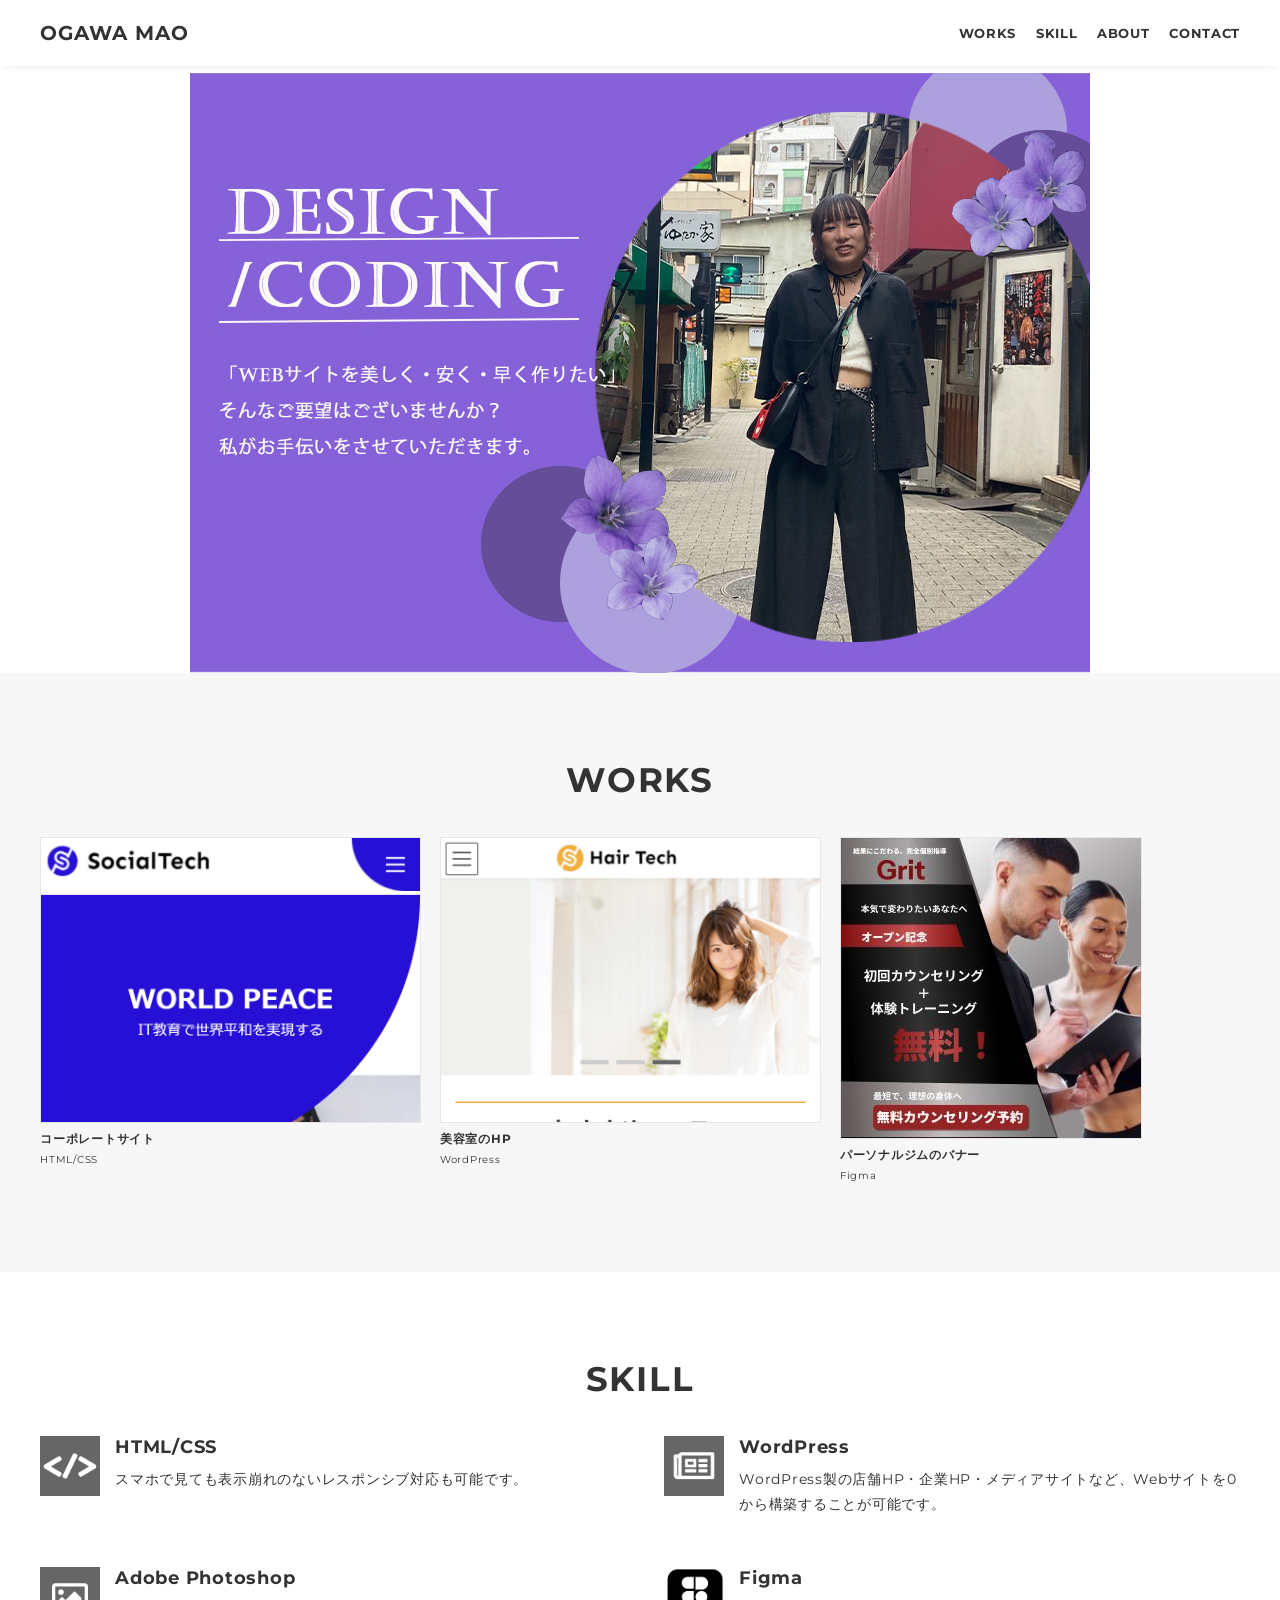
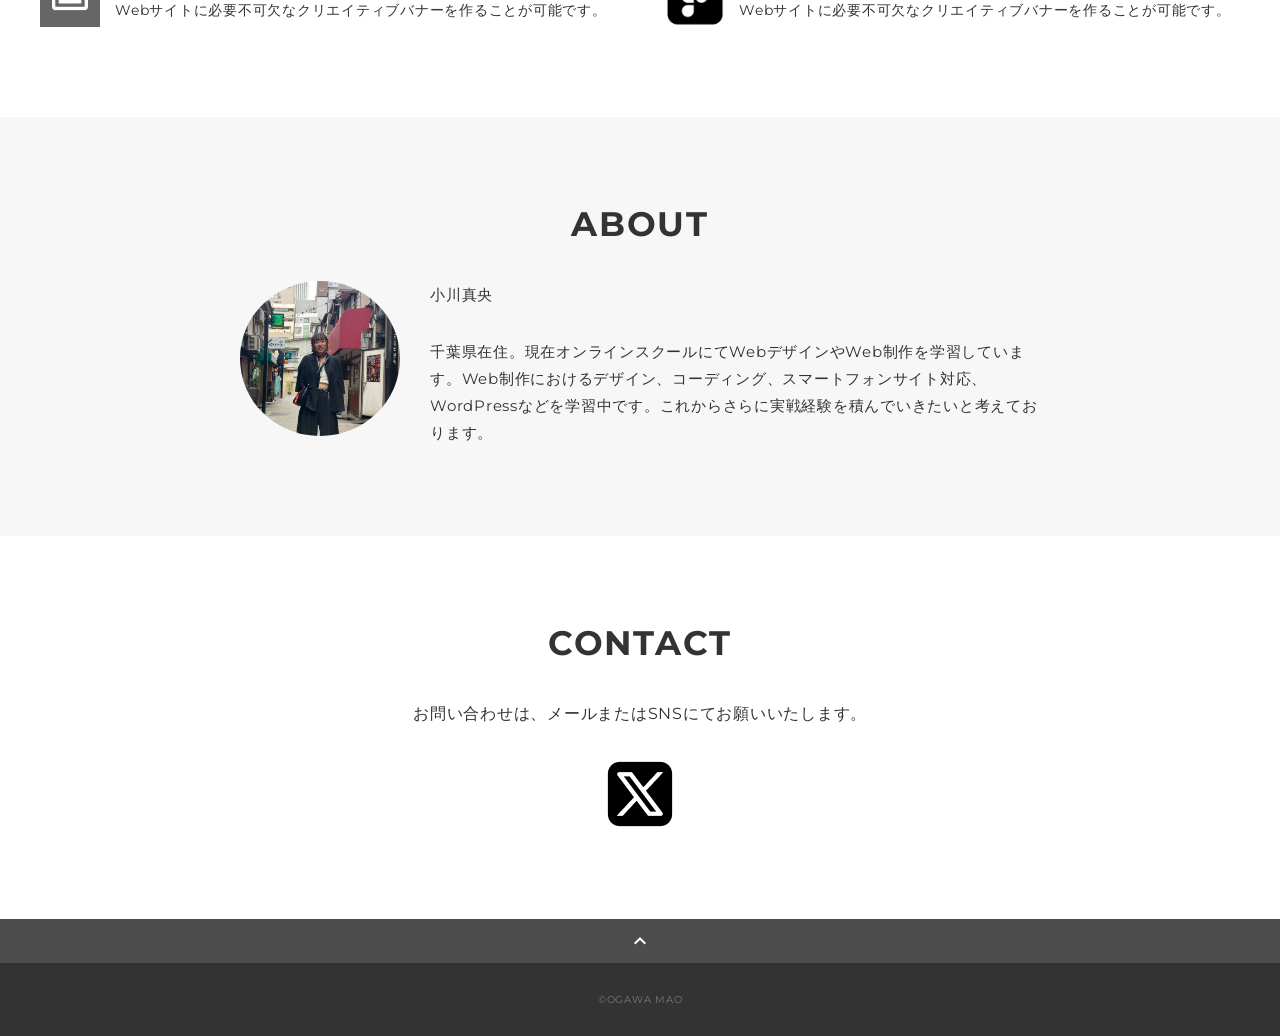
<file: index.html>
<!DOCTYPE html>
<html>
<head>
  <meta charset="utf-8">
  <meta name="viewport" content="width=device-width, initial-scale=1.0, maximum-scale=1.0, minimum-scale=1.0">
  <title>OGAWA MAO ポートフォリオ</title>
  <link rel="preconnect" href="https://fonts.gstatic.com">
  <link href="https://fonts.googleapis.com/css2?family=Montserrat:wght@400;700&display=swap" rel="stylesheet">
  <link href="https://fonts.googleapis.com/css?family=Material+Icons+Outlined" rel="stylesheet">
  <link href="css/ress.css" media="all" rel="stylesheet" type="text/css" />
  <link href="css/style.css" media="all" rel="stylesheet" type="text/css" />
</head>

<body>
  <div class="wrapper">

    <!-- header -->
    <header class="header ">
      <div class="container">
        <h1 class="header-logo">
          <a href="#">OGAWA MAO</a>
        </h1>
        <nav class="gnav">
          <ul class="gnav-list">
            <li class="gnav-item"><a href="#works">WORKS</a></li>
            <li class="gnav-item"><a href="#skill">SKILL</a></li>
            <li class="gnav-item"><a href="#about">ABOUT</a></li>
            <li class="gnav-item"><a href="#contact">CONTACT</a></li>
          </ul>
        </nav>
      </div>
    </header>
    <!-- /header -->

    <main class="content">

      <!-- mv -->
      <div class="mv">
        <div class="mv-container">
          <img src="img/main.jpg" alt="メイン画像">
        </div>
      </div>
      <!-- /mv -->

      <!-- works -->
      <section class="works section" id="works">
        <div class="container">
          <h2 class="title">WORKS</h2>
          <div class="works-list">
            <a class="works-item" href="works-1.html">
              <div class="works-img"><img src="img/works/html1.png" alt="html1" /></div>
              <p class="works-name">コーポレートサイト</p>
              <p class="works-info">HTML/CSS</p>
            </a>
            <a class="works-item" href="works-2.html">
              <div class="works-img"><img src="img/works/wordpress1.png" alt="WordPress" /></div>
              <p class="works-name">美容室のHP</p>
              <p class="works-info">WordPress</p>
            </a>
            <a class="works-item" href="works-3.html">
              <div class="works-img"><img src="img/works/Figma.jpg" alt="Figma" /></div>
              <p class="works-name">パーソナルジムのバナー</p>
              <p class="works-info">Figma</p>
            </a>
          </div>
        </div>
      </section>
      <!-- /works -->

      <!-- skill -->
<section class="skill section" id="skill">
  <div class="container">
    <h2 class="title">SKILL</h2>
    <div class="skill-list">
      <div class="skill-item">
        <p class="skill-img"><img src="img/skills/html.png" alt="html"></p>
        <div class="skill-body">
          <h3 class="skill-name">HTML/CSS</h3>
          <p class="skill-text">
            スマホで見ても表示崩れのないレスポンシブ対応も可能です。</p>
        </div>
      </div>
      <div class="skill-item">
        <p class="skill-img"><img src="img/skills/wordpress.png" alt="wordpress"></p>
        <div class="skill-body">
          <h3 class="skill-name">WordPress</h3>
          <p class="skill-text">
            WordPress製の店舗HP・企業HP・メディアサイトなど、Webサイトを0から構築することが可能です。</p>
        </div>
      </div>
      <div class="skill-item">
        <p class="skill-img"><img src="img/skills/photoshop.png" alt="photoshop"></p>
        <div class="skill-body">
          <h3 class="skill-name">Adobe Photoshop</h3>
          <p class="skill-text">
            Webサイトに必要不可欠なクリエイティブバナーを作ることが可能です。</p>
        </div>
      </div>
      <div class="skill-item">
        <p class="skill-img"><img src="img/skills/figma.png" alt="figma"></p>
        <div class="skill-body">
          <h3 class="skill-name">Figma</h3>
          <p class="skill-text">
            Webサイトに必要不可欠なクリエイティブバナーを作ることが可能です。</p>
        </div>
      </div>
    </div>
  </div>
</section>
<!-- /skill -->
      <!-- about -->
      <section class="about section" id="about">
        <div class="container">
          <h2 class="title">ABOUT</h2>
          <div class="profile">
            <p class="profile-img">
              <img src="img/profile.JPG" alt="about">
            </p>
            <div class="profile-body">
              <p>
                小川真央
              </p>
              <p>
                千葉県在住。現在オンラインスクールにてWebデザインやWeb制作を学習しています。Web制作におけるデザイン、コーディング、スマートフォンサイト対応、WordPressなどを学習中です。これからさらに実戦経験を積んでいきたいと考えております。
              </p>
              
            </div>
          </div>
        </div>
      </section>
      <!-- /about -->

      <!-- contact -->
      <section class="contact section" id="contact">
        <div class="container">
          <h2 class="title">CONTACT</h2>
          <p class="lead">
            お問い合わせは、<br class="sp-only">メールまたはSNSにてお願いいたします。
          </p>
          <div class="contact-list">
            <a href="https://x.com/Nemuriao02" target="_blank">
              <img src="img/x_logo.png" alt="X">
            </a>
          </div>
        </div>
      </section>
      <!-- /contact -->
      <div class="page-top" id="js-page-top">
        <span class="material-icons-outlined">expand_less</span>
      </div>
    </main>

    <!-- footer -->
    <footer class="footer">
      <div class="copyright">&copy;OGAWA MAO</div>
    </footer>
    <!-- /footer -->

  </div>
  <script src="https://ajax.googleapis.com/ajax/libs/jquery/3.6.0/jquery.min.js"></script>
  <script type='text/javascript' src="js/script.js"></script>
</body>
</html>
</file>
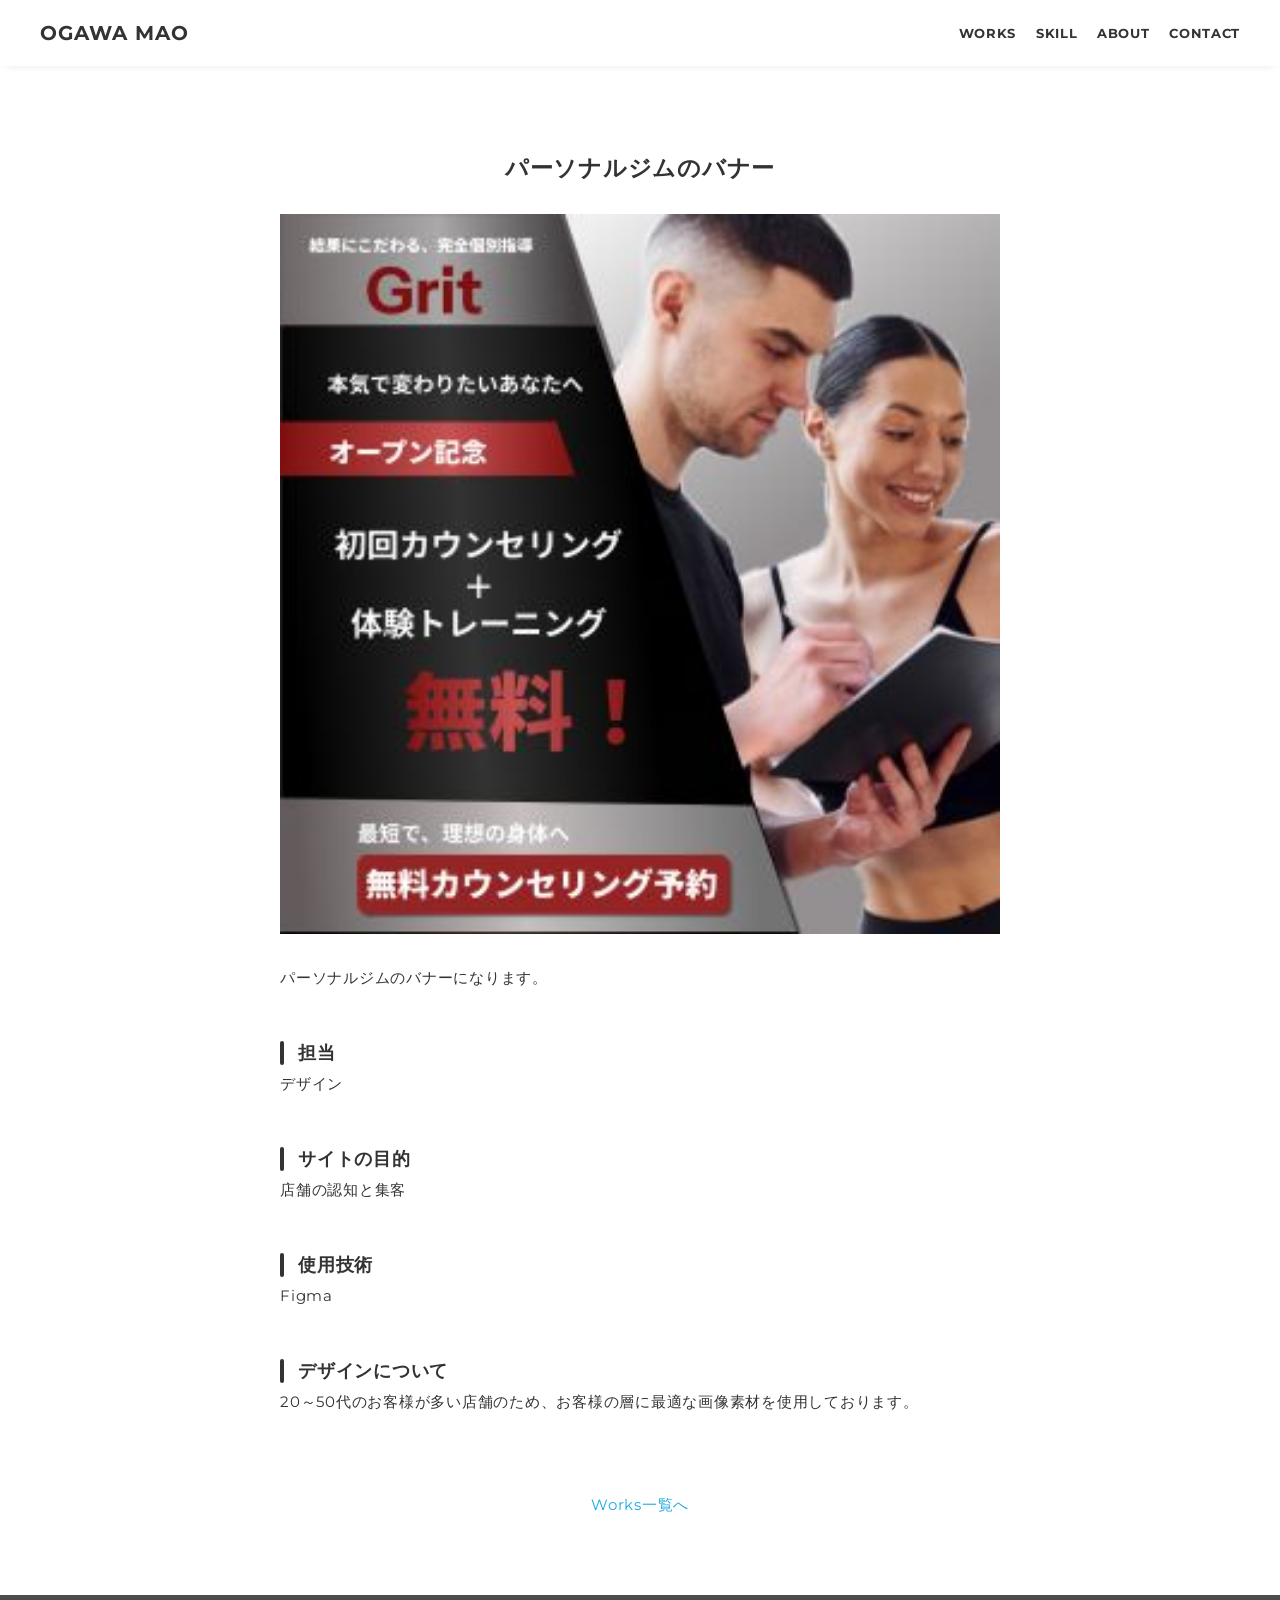
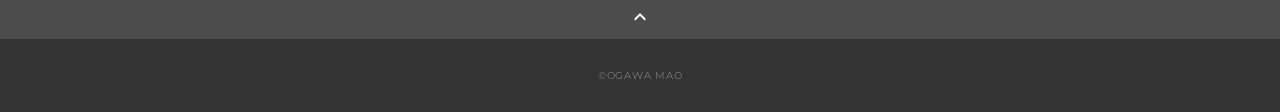
<file: works-3.html>
<!DOCTYPE html>
<html>
<head>
  <meta charset="utf-8">
  <meta name="viewport" content="width=device-width, initial-scale=1.0, maximum-scale=1.0, minimum-scale=1.0">
  <title>OGAWA MAOポートフォリオ</title>
  <link rel="preconnect" href="https://fonts.gstatic.com">
  <link href="https://fonts.googleapis.com/css2?family=Montserrat:wght@400;700&display=swap" rel="stylesheet">
  <link href="https://fonts.googleapis.com/css?family=Material+Icons+Outlined" rel="stylesheet">
  <link href="css/ress.css" media="all" rel="stylesheet" type="text/css" />
  <link href="css/style.css" media="all" rel="stylesheet" type="text/css" />
</head>

<body>
  <div class="wrapper">

    <!-- header -->
    <header class="header ">
      <div class="container">
        <h1 class="header-logo">
          <a href="index.html">OGAWA MAO</a>
        </h1>
        <nav class="gnav">
          <ul class="gnav-list">
            <li class="gnav-item"><a href="index.html#works">WORKS</a></li>
            <li class="gnav-item"><a href="index.html#skill">SKILL</a></li>
            <li class="gnav-item"><a href="index.html#about">ABOUT</a></li>
            <li class="gnav-item"><a href="index.html#contact">CONTACT</a></li>
          </ul>
        </nav>
      </div>
    </header>
    <!-- /header -->

    <main class="content">

      <article class="article">
        <div class="article-container">
          <h2 class="article-title">パーソナルジムのバナー</h2>
          <div class="article-body">
            <p>
              <img src="img/works-detail/Figma.jpg" alt="">
            </p>
            <p>
              パーソナルジムのバナーになります。
            </p>
            <h3>担当</h3>
            <p>デザイン</p>
            <h3>サイトの目的</h3>
            <p>店舗の認知と集客</p>
            <h3>使用技術</h3>
            <p>Figma</p>
            <h3>デザインについて</h3>
            <p>
              20～50代のお客様が多い店舗のため、お客様の層に最適な画像素材を使用しております。
            </p>
          </div>
          <div class="home-link">
            <a href="index.html#works">Works一覧へ</a>
          </div>
        </div>
      </article>

      <div class="page-top" id="js-page-top">
        <span class="material-icons-outlined">expand_less</span>
      </div>
    </main>

    <!-- footer -->
    <footer class="footer">
      <div class="copyright">&copy;OGAWA MAO</div>
    </footer>
    <!-- /footer -->

  </div>
  <script src="https://ajax.googleapis.com/ajax/libs/jquery/3.6.0/jquery.min.js"></script>
  <script type='text/javascript' src="js/script.js"></script>
</body>
</html>
</file>
<file: css/ress.css>
/*!
 * ress.css • v3.0.1
 * MIT License
 * github.com/filipelinhares/ress
 */

/* # =================================================================
   # Global selectors
   # ================================================================= */

html {
  box-sizing: border-box;
  word-break: normal;
  -moz-tab-size: 4;
  tab-size: 4;

  -webkit-text-size-adjust: 100%; /* Prevent adjustments of font size after orientation changes in iOS */
}

*,
::before,
::after {
  box-sizing: inherit;
  background-repeat: no-repeat; /* Set `background-repeat: no-repeat` to all elements and pseudo elements */
}

::before,
::after {
  vertical-align: inherit;
  text-decoration: inherit; /* Inherit text-decoration and vertical align to ::before and ::after pseudo elements */
}

* {
  margin: 0;
  padding: 0; /* Reset `padding` and `margin` of all elements */
}

/* # =================================================================
   # General elements
   # ================================================================= */

hr {
  overflow: visible; /* Show the overflow in Edge and IE */
  height: 0; /* Add the correct box sizing in Firefox */
}

details,
main {
  display: block; /* Render the `main` element consistently in IE. */
}

summary {
  display: list-item; /* Add the correct display in all browsers */
}

small {
  font-size: 80%; /* Set font-size to 80% in `small` elements */
}

[hidden] {
  display: none; /* Add the correct display in IE */
}

abbr[title] {
  /* Add the correct text decoration in Chrome, Edge, IE, Opera, and Safari */
  text-decoration: underline;
  text-decoration: underline dotted;
  border-bottom: none; /* Remove the bottom border in Chrome 57 */
}

a {
  background-color: transparent; /* Remove the gray background on active links in IE 10 */
}

a:active,
a:hover {
  outline-width: 0; /* Remove the outline when hovering in all browsers */
}

code,
kbd,
pre,
samp {
  font-family: monospace, monospace; /* Specify the font family of code elements */
}

pre {
  font-size: 1em; /* Correct the odd `em` font sizing in all browsers */
}

b,
strong {
  font-weight: bolder; /* Add the correct font weight in Chrome, Edge, and Safari */
}

/* https://gist.github.com/unruthless/413930 */
sub,
sup {
  position: relative;
  font-size: 75%;
  line-height: 0;
  vertical-align: baseline;
}

sub {
  bottom: -.25em;
}

sup {
  top: -.5em;
}

/* # =================================================================
   # Forms
   # ================================================================= */

input {
  border-radius: 0;
}

/* Replace pointer cursor in disabled elements */
[disabled] {
  cursor: default;
}

[type="number"]::-webkit-container-spin-button,
[type="number"]::-webkit-outer-spin-button {
  height: auto; /* Correct the cursor style of increment and decrement buttons in Chrome */
}

[type="search"] {
  outline-offset: -2px; /* Correct the outline style in Safari */

  -webkit-appearance: textfield; /* Correct the odd appearance in Chrome and Safari */
}

[type="search"]::-webkit-search-decoration {
  -webkit-appearance: none; /* Remove the container padding in Chrome and Safari on macOS */
}

textarea {
  overflow: auto; /* Internet Explorer 11+ */
  resize: vertical; /* Specify textarea resizability */
}

button,
input,
optgroup,
select,
textarea {
  font: inherit; /* Specify font inheritance of form elements */
}

optgroup {
  font-weight: bold; /* Restore the font weight unset by the previous rule */
}

button {
  overflow: visible; /* Address `overflow` set to `hidden` in IE 8/9/10/11 */
}

button,
select {
  text-transform: none; /* Firefox 40+, Internet Explorer 11- */
}

/* Apply cursor pointer to button elements */
button,
[type="button"],
[type="reset"],
[type="submit"],
[role="button"] {
  cursor: pointer;
  color: inherit;
}

/* Remove container padding and border in Firefox 4+ */
button::-moz-focus-container,
[type="button"]::-moz-focus-container,
[type="reset"]::-moz-focus-container,
[type="submit"]::-moz-focus-container {
  padding: 0;
  border-style: none;
}

/* Replace focus style removed in the border reset above */
button:-moz-focusring,
[type="button"]::-moz-focus-container,
[type="reset"]::-moz-focus-container,
[type="submit"]::-moz-focus-container {
  outline: 1px dotted ButtonText;
}

button,
html [type="button"],
/* Prevent a WebKit bug where (2) destroys native `audio` and `video`controls in Android 4 */
[type="reset"],
[type="submit"] {
  -webkit-appearance: button; /* Correct the inability to style clickable types in iOS */
}

/* Remove the default button styling in all browsers */
button,
input,
select,
textarea {
  border-style: none;
  background-color: transparent;
}

/* Style select like a standard input */
select {
  -webkit-appearance: none; /* Chrome 41+ */
  -moz-appearance: none; /* Firefox 36+ */
}

select::-ms-expand {
  display: none; /* Internet Explorer 11+ */
}

select::-ms-value {
  color: currentColor; /* Internet Explorer 11+ */
}

legend {
  display: table; /* Correct the text wrapping in Edge and IE */
  max-width: 100%; /* Correct the text wrapping in Edge and IE */
  max-width: 100%; /* Correct the text wrapping in Edge 18- and IE */
  white-space: normal; /* Correct the text wrapping in Edge and IE */
  color: inherit; /* Correct the color inheritance from `fieldset` elements in IE */
  border: 0; /* Correct `color` not being inherited in IE 8/9/10/11 */
}

::-webkit-file-upload-button {
  font: inherit; /* Change font properties to `inherit` in Chrome and Safari */
  color: inherit;
  /* Correct the inability to style clickable types in iOS and Safari */

  -webkit-appearance: button;
}

/* # =================================================================
   # Specify media element style
   # ================================================================= */

img {
  border-style: none; /* Remove border when inside `a` element in IE 8/9/10 */
}

/* Add the correct vertical alignment in Chrome, Firefox, and Opera */
progress {
  vertical-align: baseline;
}

/* # =================================================================
   # Accessibility
   # ================================================================= */

/* Hide content from screens but not screenreaders */
@media screen {
  [hidden~="screen"] {
    display: inherit;
  }
  [hidden~="screen"]:not(:active):not(:focus):not(:target) {
    position: absolute !important;
    clip: rect(0 0 0 0) !important;
  }
}

/* Specify the progress cursor of updating elements */
[aria-busy="true"] {
  cursor: progress;
}

/* Specify the pointer cursor of trigger elements */
[aria-controls] {
  cursor: pointer;
}

/* Specify the unstyled cursor of disabled, not-editable, or otherwise inoperable elements */
[aria-disabled] {
  cursor: default;
}
</file>
<file: css/style.css>
body {
  font-family: "Montserrat","Helvetica Neue",Arial,"Hiragino Kaku Gothic ProN","Hiragino Sans",Meiryo,sans-serif;
  font-size: 15px;
  letter-spacing: .05em;
  color: #333;
}

a {
  transition: opacity .3s;
  text-decoration: none;
  color: #1ca9e3;
}

img {
  max-width: 100%;
  height: auto;
  vertical-align: bottom;
  border-style: none;
}



.pc-only {
  display: block;
}

.sp-only {
  display: none;
}

/*--------------------------------
 レイアウト
---------------------------------*/
.wrapper {
  padding-top: 73px;
}

.section {
  padding: 90px 0;
}

.section:nth-of-type(odd) {
  background-color: #f7f7f7;
}

.container {
  max-width: 1340px;
  margin: 0 auto;
  padding: 0 40px;
}

/*--------------------------------
 見出し
---------------------------------*/
.title {
  font-size: 34px;
  font-weight: bold;
  line-height: 1;
  margin-bottom: 40px;
  text-align: center;
  letter-spacing: .05em;
  color: #333;
}

.lead {
  font-size: 16px;
  line-height: 1.8;
  margin-bottom: 30px;
}

/*--------------------------------
ヘッダー
---------------------------------*/
.header {
  position: fixed;
  top: 0;
  z-index: 1;
  width: 100%;
  background-color: #fff;
  box-shadow: 0 5px 10px -6px rgba(0,0,0,.1);
}

.header .container {
  display: flex;
  align-items: center;
  justify-content: space-between;
  padding: 20px 40px;
}

.header-logo {
  font-size: 20px;
  font-weight: bold;
  line-height: 1.2;
  margin-right: 20px;
  letter-spacing: .05em;
}

.header-logo a {
  color: #333;
}

.gnav-list {
  display: flex;
  justify-content: space-between;
  list-style: none;
}

.gnav-item:not(:last-child) {
  margin-right: 20px;
}

.gnav-item a {
  position: relative;
  font-size: 13px;
  font-weight: bold;
  display: inline-block;
  padding: 5px 0;
  transition: .3s;
  letter-spacing: .05em;
  color: #333;
}
.gnav-item a:after {
  position: absolute;
  bottom: 0;
  left: 50%;
  width: 0;
  height: 3px;
  content: "";
  transition: .3s;
  -webkit-transform: translateX(-50%);
  transform: translateX(-50%);
  background-color: #333;
}

.gnav-item a:hover:after {
  width: 100%;
}

/*--------------------------------
 メインビジュアル
---------------------------------*/
.mv {
  display: flex;
  align-items: center;
  justify-content: center;
  height: auto;
  text-align: center;
}

.mv-container {
  position: relative;
  padding: 0 20px;
}

.mv-container img {
  width: 100%;
  height: auto;
}

/*--------------------------------
 Works
---------------------------------*/
.works-list {
  display: flex;
  flex-wrap: wrap;
  margin-bottom: -40px;
}

.works-item {
  width: 31.74603%;
  margin-right: 1.58730%;
  margin-bottom: 40px;
  color: #333;
}

.works-item:hover {
  opacity: .9;
}

.works-item:nth-of-type(3n) {
  margin-right: 0;
}

.works-img img {
  border: 1px solid #e6e6e6;
}

.works-name {
  font-size: 12px;
  font-weight: bold;
  margin-top: 8px;
}

.works-info {
  font-size: 10px;
  margin-top: 5px;
}

/*--------------------------------
 Skill
---------------------------------*/
.skill-list {
  display: flex;
  flex-wrap: wrap;
  justify-content: space-between;
  margin-bottom: -50px;
}

.skill-item {
  display: flex;
  align-items: flex-start;
  width: 48%;
  margin-bottom: 50px;
  box-sizing: border-box;
}

.skill-img {
  width: 60px;
  height: auto;
  margin-right: 15px;
}

.skill-body {
  flex: 1;
  min-width: 0;
}

.skill-name {
  margin-bottom: 10px;
}

.skill-text {
  font-size: 14px;
  line-height: 1.8;
}

/*--------------------------------
 About
---------------------------------*/
.profile {
  display: flex;
  flex-wrap: wrap;
  max-width: 800px;
  margin: 0 auto;
}
.profile-img {
  width: 20%;
  margin-right: 30px;
  border-radius: 50%;
}
.profile-img img {
  border-radius: 50%;
}
.profile-body {
  flex: 1;
}

.profile-body p {
  font-size: 15px;
  line-height: 1.8;
}

.profile-body p:not(:last-child) {
  margin-bottom: 30px;
}

/*--------------------------------
 Contact
---------------------------------*/
.contact {
  text-align: center;
}

.contact-item:not(:last-child) {
  margin-right: 10px;
}

.contact-text {
  margin-top: 10px;
}
/*--------------------------------
 ページトップ
---------------------------------*/
.page-top {
  font-weight: bold;
  padding: 10px;
  cursor: pointer;
  text-align: center;
  background-color: #4c4c4c;
}

.page-top .material-icons-outlined {
  vertical-align: bottom;
  color: #fff;
}

/*--------------------------------
 フッター
---------------------------------*/
.footer {
  padding: 30px;
  background-color: #333;
}

.copyright {
  font-size: 10px;
  text-align: center;
  color: #797979;
}

/*--------------------------------
 下層：Worksページ
---------------------------------*/
.article {
  padding: 80px 0;
}

.article-container {
  max-width: 1040px;
  margin: 0 auto;
  padding: 0 20px;
}

.article-title {
  margin-bottom: 30px;
  text-align: center;
}

.article-body {
  max-width: 720px;
  margin: 0 auto;
  margin-bottom: 80px;
}

.article-body h3 {
  position: relative;
  font-size: 18px;
  margin-bottom: 5px;
  padding-left: 1em;
}

.article-body img {
  width: 100%;
  height: auto;
}

.article-body h3:not(:first-child) {
  margin-top: 50px;
}

.article-body h3::before {
  position: absolute;
  top: 0;
  left: 0;
  width: 4px;
  height: 100%;
  content: "";
  border-radius: 3px;
  background-color: #333;
}

.article-body p {
  font-size: 15px;
  line-height: 1.8;
  margin-bottom: 30px;
}

.home-link {
  text-align: center;
}

/*media Queries 767
----------------------------------------------------*/
@media screen and (max-width: 767px) {
  body {
    font-size: 14px;
  }

  .pc-only {
    display: none;
  }

  .sp-only {
    display: block;
  }

  /* 見出し */
  .title {
    font-size: 26px;
    margin-bottom: 20px;
  }

  .lead {
    font-size: 14px;
    line-height: 1.7;
    margin-bottom: 20px;
  }

  /* レイアウト */
  .wrapper {
    padding-top: 57px;
  }

  .section {
    padding: 60px 0;
  }

  .container {
    padding: 0 20px;
  }

  /* ヘッダー */
  .header .container {
    padding: 15px;
  }

  .header-logo {
    font-size: 15px;
    margin-right: 15px;
  }

  .gnav-item:not(:last-child) {
    margin-right: 10px;
  }

  .gnav-item a {
    font-size: 10px;
  }

  .gnav-item a:after {
    display: none;
  }

  /*  メインビジュアル */
  .mv {
    height: 40vh;
  }

  .mv-container {
    padding: 0 20px;
  }

  .mv-title {
    font-size: 30px;
  }
  .mv-subtitle {
    font-size: 16px;
    margin-bottom: 20px;
  }

  .mv-text {
    top: 75%;
    font-size: 14px;
    line-height: 1.7;
  }

  /* Works */
  .works-name {
    font-size: 12px;
  }

  .works-info {
    margin-top: 3px;
  }

  .works-list {
    justify-content: space-between;
  }

  .works-item {
    flex: 0 0 48%;
    margin-right: 0;
    margin-bottom: 30px;
  }

  /* Skill */
  .skill-list {
    display: block;
    margin-bottom: 0;
  }

  .skill-item {
    width: 100%;
    margin-bottom: 35px;
  }

  .skill-item:last-child {
    margin-bottom: 0;
  }

  .skill-name {
    margin-bottom: 5px;
  }

  .skill-text {
    font-size: 13px;
    line-height: 1.7;
  }

  /* About */
  .profile {
    display: block;
  }
  .profile-img {
    width: 150px;
    margin: 0 auto;
    margin-bottom: 25px;
  }

  .profile-body p {
    font-size: 14px;
    line-height: 1.7;
  }

  .profile-body p:not(:last-child) {
    margin-bottom: 20px;
  }

  /* フッター */
  .footer {
    padding: 20px;
  }

  /* 下層ページ */
  .article {
    padding: 50px 0;
  }

  .article-body h3 {
    font-size: 16px;
    padding-left: .8em;
  }

  .article-body h3:not(:first-child) {
    margin-top: 30px;
  }

  .article-body p {
    font-size: 14px;
    line-height: 1.7;
    margin-bottom: 20px;
  }
}
/* 動画の表示サイズを調整する */
.portfolio-video {
  width: 100%;
  max-width: 800px;
  height: auto;
  display: block;
  margin: 20px auto;
}
</file>
